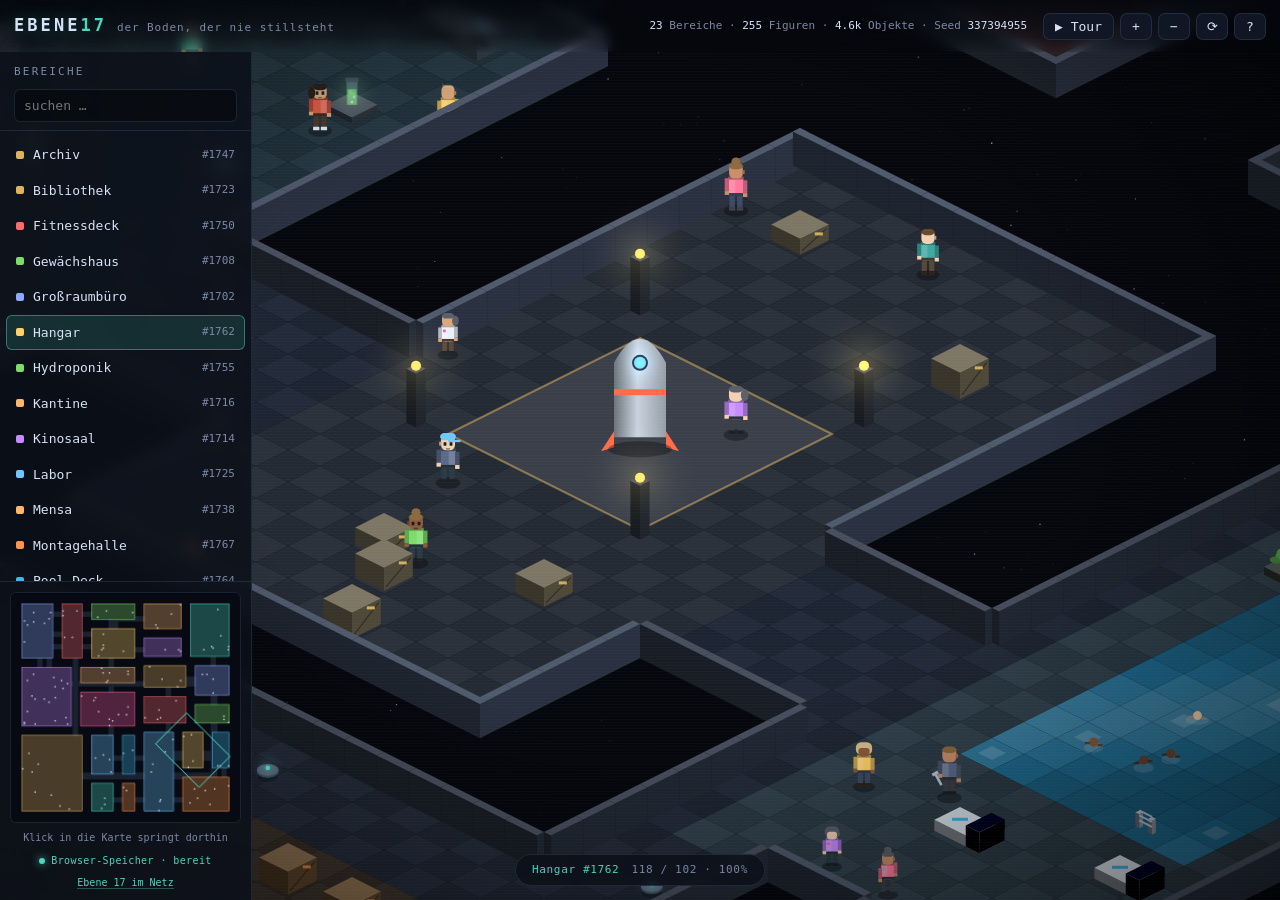
<file: index.html>
<!DOCTYPE html>
<html lang="de">
<head>
<meta charset="utf-8">
<meta name="viewport" content="width=device-width, initial-scale=1, maximum-scale=1, user-scalable=no">
<title>Ebene 17 — der Boden, der nie stillsteht</title>
<meta name="description" content="Eine endlose isometrische Ebene voller animierter Szenen. Ziehen, zoomen, entdecken.">
<link rel="icon" href="data:image/svg+xml,<svg xmlns='http://www.w3.org/2000/svg' viewBox='0 0 32 32'><text y='26' font-size='26'>🛰️</text></svg>">
<link rel="stylesheet" href="styles.css">
</head>
<body>

<canvas id="scene"></canvas>
<div id="grain"></div>

<!-- Kopfzeile -->
<header id="topbar">
  <div class="brand">
    <span class="logo">EBENE<b>17</b></span>
    <span class="tag">der Boden, der nie stillsteht</span>
  </div>
  <div class="stats" id="stats"></div>
  <div class="tools">
    <button class="btn" id="btn-tour" title="Automatische Tour (T)">▶ Tour</button>
    <button class="btn icon" id="btn-zoom-in" title="Heranzoomen (+)">+</button>
    <button class="btn icon" id="btn-zoom-out" title="Herauszoomen (−)">−</button>
    <button class="btn icon" id="btn-shuffle" title="Neue Ebene generieren">⟳</button>
    <button class="btn icon" id="btn-help" title="Hilfe (H)">?</button>
    <button class="btn icon only-mobile" id="btn-menu" title="Bereiche">☰</button>
  </div>
</header>

<!-- Seitenleiste -->
<aside id="sidebar">
  <div class="side-head">
    <h2>Bereiche</h2>
    <input id="search" type="search" placeholder="suchen …" autocomplete="off" spellcheck="false">
  </div>
  <ul id="room-list"></ul>
  <div class="side-foot">
    <canvas id="minimap" width="220" height="220"></canvas>
    <p class="hint">Klick in die Karte springt dorthin</p>
    <p id="save-state" class="off">Speicher wird geprüft …</p>
    <p class="hint"><a href="https://schmidt-software.github.io/ebene17/" target="_blank" rel="noopener noreferrer">Ebene 17 im Netz</a></p>
  </div>
</aside>

<!-- Schwebende Infos -->
<div id="tooltip" hidden></div>
<div id="locbar"><span id="locname">—</span><span id="loccoord"></span></div>

<!-- Infokarte zur angeklickten Figur -->
<div id="card" hidden>
  <button class="close" id="card-close" title="Schliessen (Esc)">×</button>
  <div class="card-top">
    <canvas id="card-av" width="176" height="212"></canvas>
    <div class="card-id">
      <h3 id="card-name">—</h3>
      <p id="card-role">—</p>
      <span class="card-no" id="card-no"></span>
    </div>
  </div>
  <dl id="card-facts"></dl>
  <div class="card-actions">
    <button class="btn" id="card-follow">Folgen</button>
    <button class="btn" id="card-goto">Hinspringen</button>
  </div>
</div>

<!-- Hilfe -->
<div id="modal" hidden>
  <div class="sheet">
    <button class="close" id="btn-close">×</button>
    <h2>EBENE 17</h2>
    <p>Eine endlose isometrische Ebene, komplett im Browser erzeugt und animiert.
       Jeder Bereich wird prozedural gebaut — Serverräume, Kantinen, ein Pool, ein Kino,
       eine Startrampe — und von Figuren bevölkert, die ihren eigenen Wegen folgen.
       Ein Klick auf eine Figur zeigt, wer sie ist und was sie gerade tut.</p>
    <p>Die Ebene merkt sich ihren Stand: Position, Aufgabe und belegter Platz jeder
       Figur werden regelmässig gesichert und beim nächsten Öffnen genau dort
       fortgesetzt — im Speicher dieses Browsers, ohne dass etwas das Gerät verlässt.
       Der Zustand der Sicherung steht unter der Minikarte.</p>
    <h3>Steuerung</h3>
    <table>
      <tr><td>Klick auf Figur</td><td>Infokarte öffnen</td></tr>
      <tr><td>Ziehen</td><td>Ebene verschieben</td></tr>
      <tr><td>Mausrad</td><td>Zoomen</td></tr>
      <tr><td>W A S D / Pfeile</td><td>Bewegen</td></tr>
      <tr><td>+ / −</td><td>Zoomen</td></tr>
      <tr><td>T</td><td>Tour starten / stoppen</td></tr>
      <tr><td>R</td><td>Neue Ebene würfeln (verwirft den Stand)</td></tr>
      <tr><td>H</td><td>Diese Hilfe</td></tr>
    </table>
    <h3>Projekt</h3>
    <p class="links">
      <a href="https://schmidt-software.github.io/ebene17/" target="_blank" rel="noopener noreferrer">schmidt-software.github.io/ebene17</a>
      <span>— die Seite öffentlich im Netz</span>
    </p>
    <p class="links">
      <a href="https://github.com/schmidt-software/ebene17" target="_blank" rel="noopener noreferrer">github.com/schmidt-software/ebene17</a>
      <span>— Quellcode und Dokumentation, MIT-Lizenz</span>
    </p>
    <p class="small">Eine eigenständige Hommage an das Genre der endlosen Wimmelbild-Animationen
       im Stil von <i>floor796</i>. Kein Code, keine Grafik und keine Figuren wurden übernommen —
       alles hier wird zur Laufzeit aus Rechtecken gezeichnet.</p>
  </div>
</div>

<!-- Ladeschirm -->
<div id="boot">
  <div class="boot-inner">
    <div class="boot-logo">EBENE<b>17</b></div>
    <div class="boot-bar"><i id="boot-fill"></i></div>
    <div class="boot-msg" id="boot-msg">Ebene wird gebaut …</div>
  </div>
</div>

<script src="js/store.js"></script>
<script src="js/world.js"></script>
<script src="js/render.js"></script>
<script src="js/app.js"></script>
</body>
</html>
</file>
<file: styles.css>
/* ---------------------------------------------------------------
   EBENE 17 — Oberfläche
   Dunkles Terminal-Layout, damit die Ebene der einzige Farbfleck ist.
   --------------------------------------------------------------- */
:root {
  --bg:        #05070d;
  --panel:     rgba(12, 16, 26, .88);
  --panel-2:   rgba(18, 24, 38, .92);
  --line:      rgba(120, 160, 220, .16);
  --ink:       #d6e2f5;
  --ink-dim:   #7c8aa6;
  --accent:    #4cd7c0;
  --accent-2:  #ff7a9c;
  --glow:      0 0 18px rgba(76, 215, 192, .35);
  --mono: ui-monospace, "SF Mono", "JetBrains Mono", Menlo, Consolas, monospace;
}

* { box-sizing: border-box; }

html, body {
  margin: 0; height: 100%; overflow: hidden;
  background: var(--bg); color: var(--ink);
  font: 13px/1.5 var(--mono);
  -webkit-font-smoothing: antialiased;
  overscroll-behavior: none;
}

#scene {
  position: fixed; inset: 0; width: 100%; height: 100%;
  display: block; cursor: grab; touch-action: none;
}
#scene.dragging { cursor: grabbing; }

/* Feines Rauschen + Vignette über der Szene */
#grain {
  position: fixed; inset: 0; pointer-events: none; z-index: 2;
  background:
    radial-gradient(ellipse at 50% 45%, transparent 45%, rgba(0,0,0,.55) 100%),
    repeating-linear-gradient(0deg, rgba(255,255,255,.018) 0 1px, transparent 1px 3px);
  mix-blend-mode: normal;
}

/* ---------------- Kopfzeile ---------------- */
#topbar {
  position: fixed; z-index: 5; top: 0; left: 0; right: 0; height: 52px;
  display: flex; align-items: center; gap: 16px; padding: 0 14px;
  background: linear-gradient(180deg, rgba(5,7,13,.94), rgba(5,7,13,.55) 70%, transparent);
  backdrop-filter: blur(6px);
}
.brand { display: flex; align-items: baseline; gap: 10px; min-width: 0; }
.logo {
  font-size: 17px; font-weight: 700; letter-spacing: .18em;
  color: var(--ink); text-shadow: var(--glow);
}
.logo b { color: var(--accent); font-weight: 700; }
.tag { color: var(--ink-dim); font-size: 11px; letter-spacing: .08em; white-space: nowrap; }
.stats { margin-left: auto; color: var(--ink-dim); font-size: 11px; white-space: nowrap; }
.stats b { color: var(--ink); font-weight: 500; }
.tools { display: flex; gap: 6px; }

.btn {
  font: inherit; color: var(--ink); cursor: pointer;
  background: var(--panel-2); border: 1px solid var(--line);
  border-radius: 7px; padding: 6px 11px; line-height: 1;
  transition: border-color .15s, color .15s, background .15s;
}
.btn:hover { border-color: rgba(76,215,192,.5); color: #fff; }
.btn.icon { width: 32px; padding: 6px 0; text-align: center; }
.btn.on { border-color: var(--accent); color: var(--accent); box-shadow: var(--glow); }
.only-mobile { display: none; }

/* ---------------- Seitenleiste ---------------- */
#sidebar {
  position: fixed; z-index: 4; top: 52px; bottom: 0; left: 0; width: 252px;
  display: flex; flex-direction: column;
  background: var(--panel); border-right: 1px solid var(--line);
  backdrop-filter: blur(8px);
  transition: transform .25s ease;
}
.side-head { padding: 12px 14px 8px; border-bottom: 1px solid var(--line); }
.side-head h2 {
  margin: 0 0 8px; font-size: 11px; letter-spacing: .2em;
  text-transform: uppercase; color: var(--ink-dim); font-weight: 500;
}
#search {
  width: 100%; font: inherit; color: var(--ink);
  background: rgba(0,0,0,.35); border: 1px solid var(--line);
  border-radius: 6px; padding: 6px 9px; outline: none;
}
#search:focus { border-color: rgba(76,215,192,.55); }

#room-list { flex: 1; overflow-y: auto; margin: 0; padding: 6px; list-style: none; }
#room-list li {
  display: flex; align-items: center; gap: 9px;
  padding: 7px 9px; border-radius: 6px; cursor: pointer;
  border: 1px solid transparent;
}
#room-list li:hover { background: rgba(76,215,192,.08); border-color: rgba(76,215,192,.22); }
#room-list li.active { background: rgba(76,215,192,.14); border-color: rgba(76,215,192,.45); }
#room-list .dot { width: 8px; height: 8px; border-radius: 2px; flex: none; }
#room-list .nm { flex: 1; white-space: nowrap; overflow: hidden; text-overflow: ellipsis; }
#room-list .no { color: var(--ink-dim); font-size: 11px; }

.side-foot { padding: 10px; border-top: 1px solid var(--line); }
#minimap {
  width: 100%; height: auto; display: block; cursor: crosshair;
  background: #070a12; border: 1px solid var(--line); border-radius: 6px;
}
.hint { margin: 7px 2px 0; color: var(--ink-dim); font-size: 10px; text-align: center; }

#save-state {
  margin: 8px 2px 0; font-size: 10px; text-align: center; letter-spacing: .04em;
  display: flex; align-items: center; justify-content: center; gap: 6px;
}
#save-state::before {
  content: ''; width: 6px; height: 6px; border-radius: 50%; background: currentColor;
  box-shadow: 0 0 8px currentColor;
}
#save-state.on  { color: var(--accent); }
#save-state.ro  { color: #ffb86b; }
#save-state.off { color: var(--ink-dim); }
#save-state.off::before { box-shadow: none; opacity: .5; }

/* ---------------- Overlays ---------------- */
#tooltip {
  position: fixed; z-index: 6; pointer-events: none;
  background: var(--panel-2); border: 1px solid rgba(76,215,192,.4);
  border-radius: 6px; padding: 5px 9px; font-size: 11px; white-space: nowrap;
  box-shadow: 0 6px 20px rgba(0,0,0,.6);
}
#tooltip i { color: var(--ink-dim); font-style: normal; }

#locbar {
  position: fixed; z-index: 5; bottom: 14px; left: 50%; transform: translateX(-50%);
  display: flex; gap: 12px; align-items: center;
  background: var(--panel); border: 1px solid var(--line); border-radius: 999px;
  padding: 7px 16px; font-size: 11px; letter-spacing: .06em;
  backdrop-filter: blur(6px); pointer-events: none;
}
#locname { color: var(--accent); }
#loccoord { color: var(--ink-dim); }

#modal[hidden], #tooltip[hidden], #card[hidden] { display: none !important; }
#modal {
  position: fixed; inset: 0; z-index: 9; display: grid; place-items: center;
  background: rgba(3,5,10,.72); backdrop-filter: blur(3px); padding: 20px;
}
.sheet {
  position: relative; max-width: 520px; max-height: 86vh; overflow-y: auto;
  background: var(--panel-2); border: 1px solid var(--line);
  border-radius: 12px; padding: 26px 28px;
  box-shadow: 0 24px 70px rgba(0,0,0,.7);
}
.sheet h2 { margin: 0 0 14px; font-size: 16px; letter-spacing: .18em; }
.sheet h3 { margin: 20px 0 8px; font-size: 11px; letter-spacing: .16em; color: var(--accent); text-transform: uppercase; }
.sheet p { color: #adbbd2; margin: 0 0 10px; }
.sheet table { width: 100%; border-collapse: collapse; }
.sheet td { padding: 4px 0; border-bottom: 1px dashed rgba(120,160,220,.12); }
.sheet td:first-child { color: var(--accent); width: 42%; }
.sheet .small { font-size: 11px; color: var(--ink-dim); margin-top: 18px; }
.sheet .links { display: flex; flex-wrap: wrap; gap: 4px 8px; align-items: baseline; margin: 0 0 6px; }
.sheet .links span { color: var(--ink-dim); font-size: 11px; }
.sheet a, .hint a { color: var(--accent); text-decoration: none; border-bottom: 1px solid rgba(76,215,192,.35); }
.sheet a:hover, .hint a:hover { border-bottom-color: var(--accent); }
.sheet a:focus-visible, .hint a:focus-visible { outline: 2px solid var(--accent); outline-offset: 2px; }
.close {
  position: absolute; top: 10px; right: 12px; width: 28px; height: 28px;
  font: 18px/1 var(--mono); color: var(--ink-dim); cursor: pointer;
  background: none; border: 0;
}
.close:hover { color: #fff; }

/* ---------------- Ladeschirm ---------------- */
#boot {
  position: fixed; inset: 0; z-index: 20; display: grid; place-items: center;
  background: var(--bg); transition: opacity .5s ease;
}
#boot.done { opacity: 0; pointer-events: none; }
.boot-inner { text-align: center; }
.boot-logo { font-size: 26px; letter-spacing: .3em; margin-bottom: 18px; text-shadow: var(--glow); }
.boot-logo b { color: var(--accent); }
.boot-bar {
  width: 240px; height: 3px; background: rgba(120,160,220,.15);
  border-radius: 2px; overflow: hidden;
}
.boot-bar i { display: block; height: 100%; width: 0; background: var(--accent); box-shadow: var(--glow); transition: width .2s; }
.boot-msg { margin-top: 12px; font-size: 11px; color: var(--ink-dim); letter-spacing: .1em; }

/* ---------------- Schmale Fenster ---------------- */
@media (max-width: 760px) {
  .tag, .stats { display: none; }
  .only-mobile { display: block; }
  #sidebar { transform: translateX(-100%); width: 232px; }
  #sidebar.open { transform: none; box-shadow: 0 0 60px rgba(0,0,0,.8); }
  #locbar { bottom: 10px; font-size: 10px; padding: 6px 12px; }
}

/* ---------------- Infokarte einer Figur ---------------- */
#card {
  position: fixed; z-index: 6; right: 14px; bottom: 14px; width: 286px;
  background: var(--panel-2); border: 1px solid rgba(76, 215, 192, .35);
  border-radius: 12px; padding: 14px 15px 13px;
  box-shadow: 0 18px 50px rgba(0, 0, 0, .65);
  backdrop-filter: blur(8px);
  animation: card-in .18s ease-out;
}
@keyframes card-in { from { opacity: 0; transform: translateY(8px); } }
@media (prefers-reduced-motion: reduce) { #card { animation: none; } }

.card-top { display: flex; gap: 13px; align-items: center; }
#card-av {
  width: 88px; height: 106px; flex: none; border-radius: 8px;
  background: radial-gradient(ellipse at 50% 78%, rgba(76,215,192,.14), rgba(6,9,16,.9) 70%);
  border: 1px solid var(--line);
}
.card-id { min-width: 0; }
.card-id h3 {
  margin: 0 0 3px; font-size: 14px; font-weight: 600; color: #fff;
  letter-spacing: .02em; overflow-wrap: anywhere;
}
.card-id p { margin: 0; font-size: 11px; color: var(--accent); letter-spacing: .06em; }
.card-no { display: block; margin-top: 6px; font-size: 10px; color: var(--ink-dim); }

#card-facts {
  margin: 13px 0 0; padding: 11px 0 0; border-top: 1px solid var(--line);
  display: grid; grid-template-columns: 78px 1fr; gap: 5px 10px; font-size: 11.5px;
}
#card-facts dt { color: var(--ink-dim); }
#card-facts dd { margin: 0; color: var(--ink); overflow-wrap: anywhere; }
#card-facts dd b { color: var(--accent); font-weight: 500; }

.card-actions { display: flex; gap: 7px; margin-top: 13px; }
.card-actions .btn { flex: 1; text-align: center; }

@media (max-width: 760px) {
  #card { left: 10px; right: 10px; bottom: 46px; width: auto; }
}
</file>
